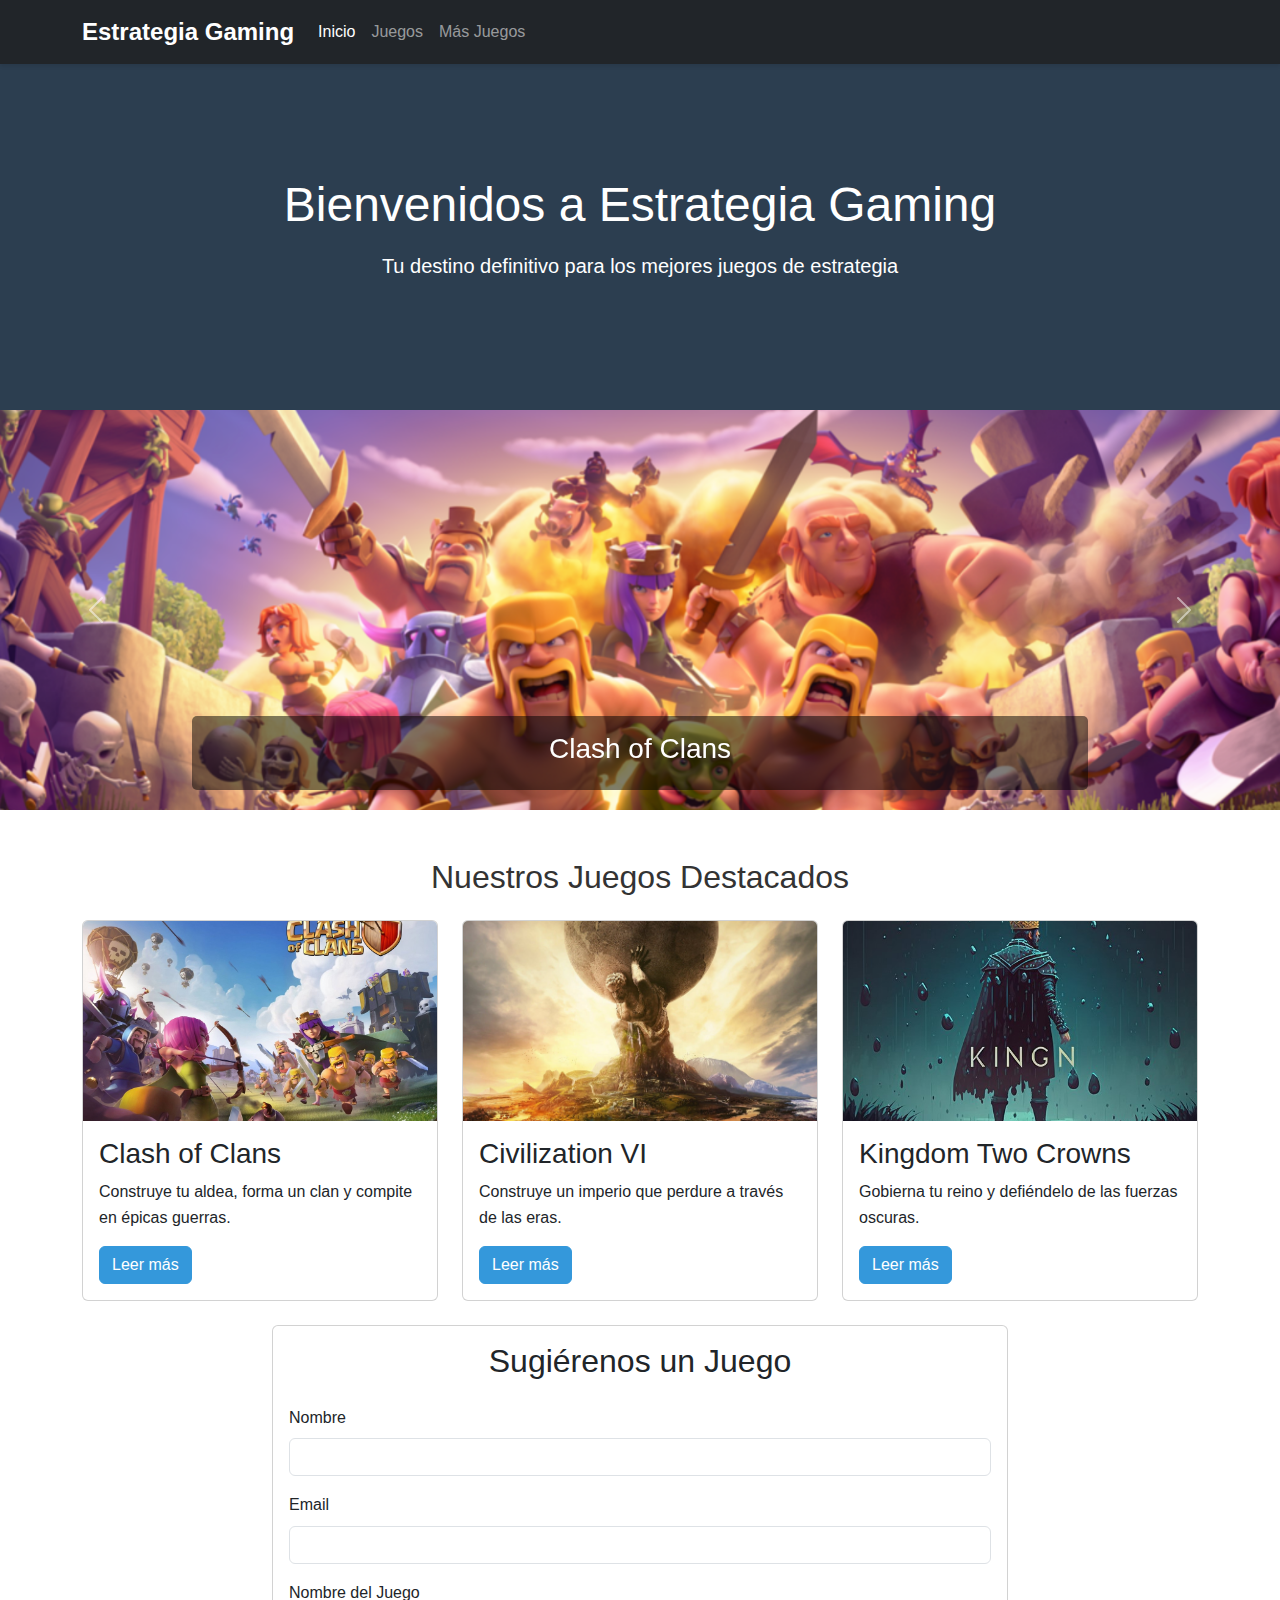
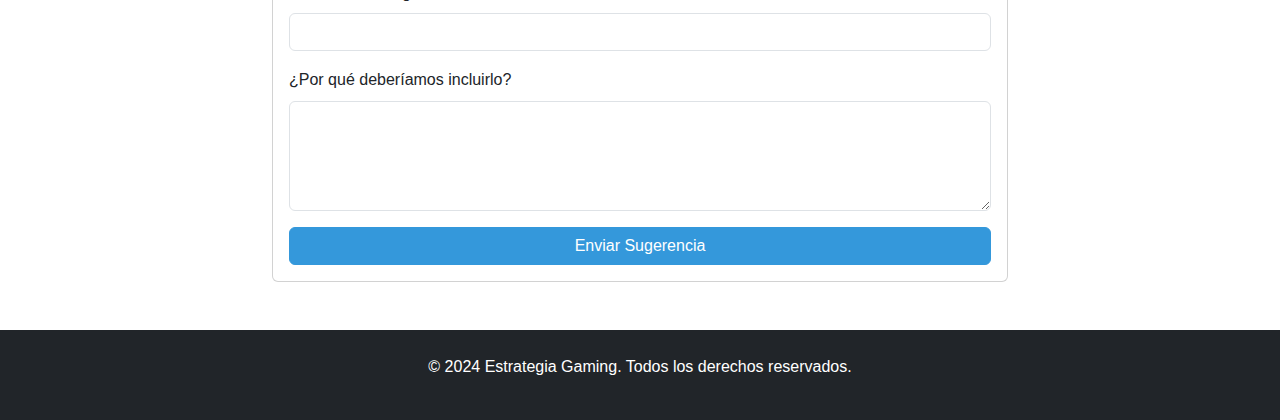
<file: index.html>
<!DOCTYPE html>
<html lang="es">
<head>
    <meta charset="UTF-8">
    <meta name="viewport" content="width=device-width, initial-scale=1.0">
    <title>Blog de Juegos de Estrategia</title>
    <link href="https://cdn.jsdelivr.net/npm/bootstrap@5.3.2/dist/css/bootstrap.min.css" rel="stylesheet">
    <link rel="stylesheet" href="public/css/styles.css">
</head>
<body>
    <nav class="navbar navbar-expand-lg navbar-dark bg-dark">
        <div class="container">
            <a class="navbar-brand" href="#">Estrategia Gaming</a>
            <button class="navbar-toggler" type="button" data-bs-toggle="collapse" data-bs-target="#navbarNav">
                <span class="navbar-toggler-icon"></span>
            </button>
            <div class="collapse navbar-collapse" id="navbarNav">
                <ul class="navbar-nav">
                    <li class="nav-item">
                        <a class="nav-link active" href="#inicio">Inicio</a>
                    </li>
                    <li class="nav-item">
                        <a class="nav-link" href="#juegos">Juegos</a>
                    </li>
                    <li class="nav-item">
                        <a class="nav-link" href="public/views/otros.html">Más Juegos</a>
                    </li>
                </ul>
            </div>
        </div>
    </nav>

    <header id="inicio" class="hero-section">
        <div class="container text-center py-5">
            <h1>Bienvenidos a Estrategia Gaming</h1>
            <p class="lead">Tu destino definitivo para los mejores juegos de estrategia</p>
        </div>
    </header>

    <div id="carouselJuegos" class="carousel slide" data-bs-ride="carousel">
        <div class="carousel-inner">
            <div class="carousel-item active">
                <img src="public/views/img/clash-of-clans.png" class="d-block w-100" alt="Clash of Clans">
                <div class="carousel-caption">
                    <h3>Clash of Clans</h3>
                </div>
            </div>
            <div class="carousel-item">
                <img src="public/views/img/civilization-vi.jpg" class="d-block w-100" alt="Civilization VI">
                <div class="carousel-caption">
                    <h3>Civilization VI</h3>
                </div>
            </div>
            <div class="carousel-item">
                <img src="public/views/img/kingdom-two-crown.jpg" class="d-block w-100" alt="Kingdom Two Crowns">
                <div class="carousel-caption">
                    <h3>Kingdom Two Crowns</h3>
                </div>
            </div>
        </div>
        <button class="carousel-control-prev" type="button" data-bs-target="#carouselJuegos" data-bs-slide="prev">
            <span class="carousel-control-prev-icon"></span>
        </button>
        <button class="carousel-control-next" type="button" data-bs-target="#carouselJuegos" data-bs-slide="next">
            <span class="carousel-control-next-icon"></span>
        </button>
    </div>

    <main class="container my-5">
        <section id="juegos" class="games-section">
            <h2 class="text-center mb-4">Nuestros Juegos Destacados</h2>
            
            <div class="row">
                <div class="col-md-4 mb-4">
                    <div class="card">
                        <img src="public/views/img/clash-of-clans.jpg" class="card-img-top" alt="Clash of Clans">
                        <div class="card-body">
                            <h3 class="card-title">Clash of Clans</h3>
                            <p class="card-text">Construye tu aldea, forma un clan y compite en épicas guerras.</p>
                            <a href="public/views/juego1.html" class="btn btn-primary">Leer más</a>
                        </div>
                    </div>
                </div>
                
                <div class="col-md-4 mb-4">
                    <div class="card">
                        <img src="public/views/img/civilization-vi-logo.jpg" class="card-img-top" alt="Civilization VI">
                        <div class="card-body">
                            <h3 class="card-title">Civilization VI</h3>
                            <p class="card-text">Construye un imperio que perdure a través de las eras.</p>
                            <a href="public/views/juego2.html" class="btn btn-primary">Leer más</a>
                        </div>
                    </div>
                </div>
                
                <div class="col-md-4 mb-4">
                    <div class="card">
                        <img src="public/views/img/kingdom-two-crow-logo.jpg" class="card-img-top" alt="Kingdom Two Crowns">
                        <div class="card-body">
                            <h3 class="card-title">Kingdom Two Crowns</h3>
                            <p class="card-text">Gobierna tu reino y defiéndelo de las fuerzas oscuras.</p>
                            <a href="public/views/juego3.html" class="btn btn-primary">Leer más</a>
                        </div>
                    </div>
                </div>
            </div>
        </section>

            <div class="row justify-content-center">
                <div class="col-md-8">
                    <div class="card">
                        <div class="card-body">
                            <h2 class="card-title text-center mb-4">Sugiérenos un Juego</h2>
                            <form>
                                <div class="mb-3">
                                    <label for="nombre" class="form-label">Nombre</label>
                                    <input type="text" class="form-control" id="nombre" required>
                                </div>
                                <div class="mb-3">
                                    <label for="email" class="form-label">Email</label>
                                    <input type="email" class="form-control" id="email" required>
                                </div>
                                <div class="mb-3">
                                    <label for="juego" class="form-label">Nombre del Juego</label>
                                    <input type="text" class="form-control" id="juego" required>
                                </div>
                                <div class="mb-3">
                                    <label for="descripcion" class="form-label">¿Por qué deberíamos incluirlo?</label>
                                    <textarea class="form-control" id="descripcion" rows="4" required></textarea>
                                </div>
                                <button type="submit" class="btn btn-primary w-100">Enviar Sugerencia</button>
                            </form>
                        </div>
                    </div>
                </div>
            </div>
    
    </main>

    <footer class="bg-dark text-white py-4">
        <div class="container text-center">
            <p>&copy; 2024 Estrategia Gaming. Todos los derechos reservados.</p>
        </div>
    </footer>

    <script src="https://cdn.jsdelivr.net/npm/bootstrap@5.3.2/dist/js/bootstrap.bundle.min.js"></script>
</body>
</html>
</file>
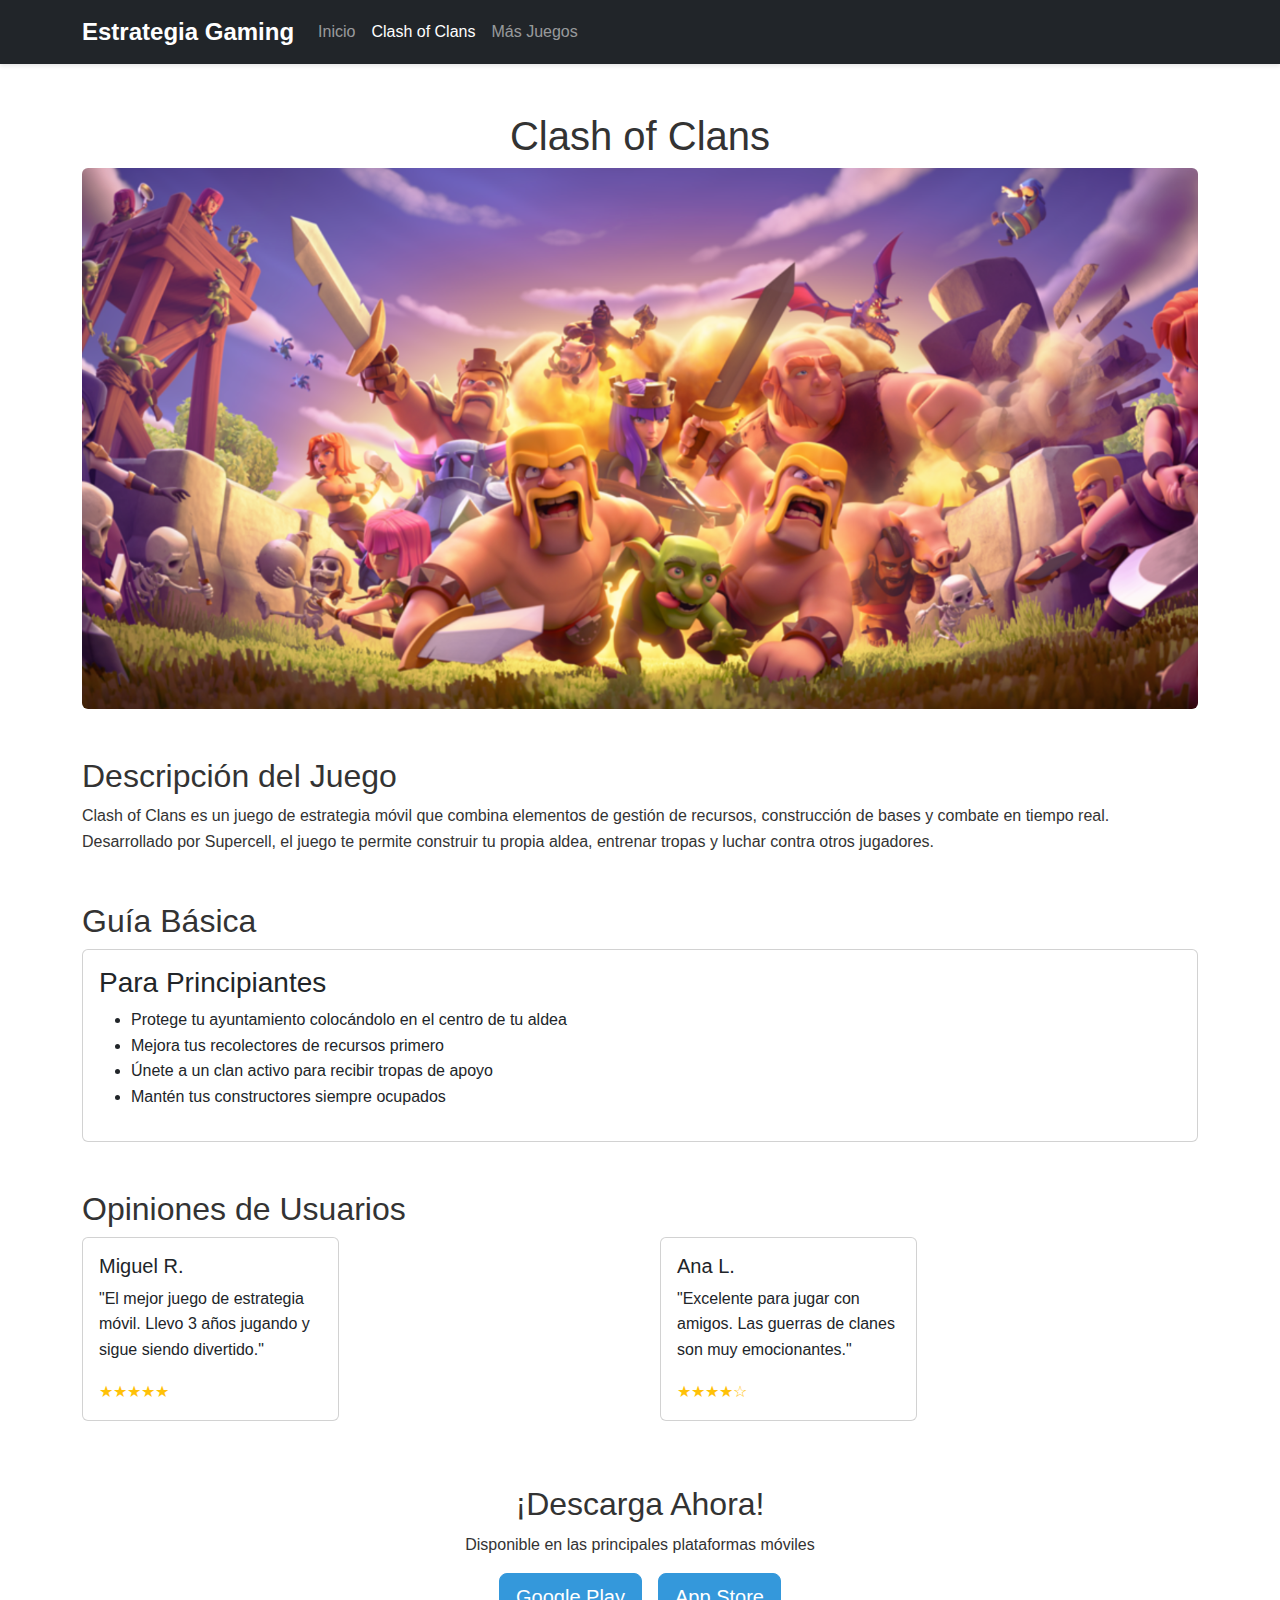
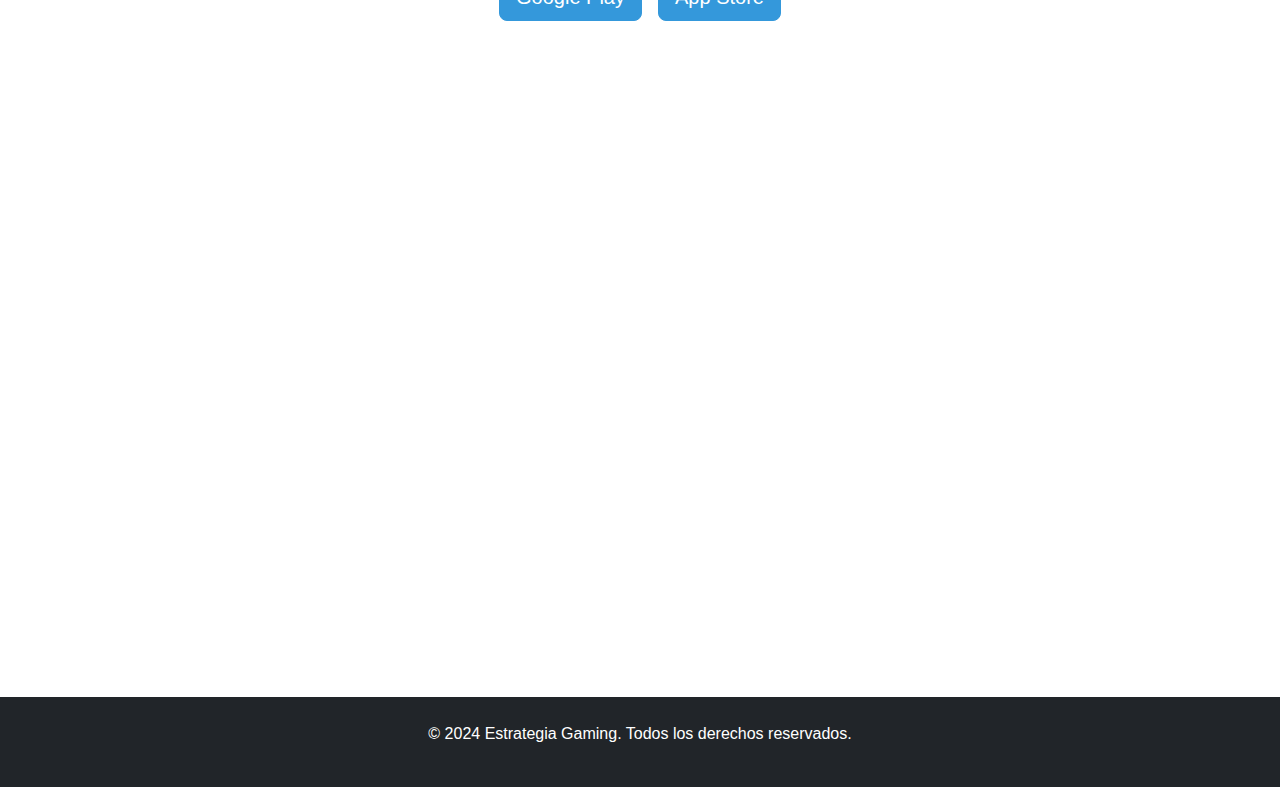
<file: public/views/juego1.html>
<!DOCTYPE html>
<html lang="es">
<head>
    <meta charset="UTF-8">
    <meta name="viewport" content="width=device-width, initial-scale=1.0">
    <title>Clash of Clans - Estrategia Gaming</title>
    <link href="https://cdn.jsdelivr.net/npm/bootstrap@5.3.2/dist/css/bootstrap.min.css" rel="stylesheet">
    <link rel="stylesheet" href="../css/styles.css">
</head>
<body>
    <nav class="navbar navbar-expand-lg navbar-dark bg-dark">
        <div class="container">
            <a class="navbar-brand" href="../../index.html">Estrategia Gaming</a>
            <button class="navbar-toggler" type="button" data-bs-toggle="collapse" data-bs-target="#navbarNav">
                <span class="navbar-toggler-icon"></span>
            </button>
            <div class="collapse navbar-collapse" id="navbarNav">
                <ul class="navbar-nav">
                    <li class="nav-item">
                        <a class="nav-link" href="../../index.html">Inicio</a>
                    </li>
                    <li class="nav-item">
                        <a class="nav-link active" href="#">Clash of Clans</a>
                    </li>
                    <li class="nav-item">
                        <a class="nav-link" href="otros.html">Más Juegos</a>
                    </li>
                </ul>
            </div>
        </div>
    </nav>

    <main class="container my-5">
        <article>
            <header class="text-center mb-4">
                <h1>Clash of Clans</h1>
                <img src="img/clash-of-clans.png" alt="Clash of Clans" class="img-fluid rounded mb-4">
            </header>

            <section class="game-description mb-5">
                <h2>Descripción del Juego</h2>
                <p>Clash of Clans es un juego de estrategia móvil que combina elementos de gestión de recursos, construcción de bases y combate en tiempo real. Desarrollado por Supercell, el juego te permite construir tu propia aldea, entrenar tropas y luchar contra otros jugadores.</p>
            </section>

            <section class="game-guide mb-5">
                <h2>Guía Básica</h2>
                <div class="card mb-3">
                    <div class="card-body">
                        <h3>Para Principiantes</h3>
                        <ul>
                            <li>Protege tu ayuntamiento colocándolo en el centro de tu aldea</li>
                            <li>Mejora tus recolectores de recursos primero</li>
                            <li>Únete a un clan activo para recibir tropas de apoyo</li>
                            <li>Mantén tus constructores siempre ocupados</li>
                        </ul>
                    </div>
                </div>
            </section>

            <section class="user-reviews mb-5">
                <h2>Opiniones de Usuarios</h2>
                <div class="row">
                    <div class="col-md-6 mb-3">
                        <div class="card">
                            <div class="card-body">
                                <h5 class="card-title">Miguel R.</h5>
                                <p class="card-text">"El mejor juego de estrategia móvil. Llevo 3 años jugando y sigue siendo divertido."</p>
                                <div class="text-warning">★★★★★</div>
                            </div>
                        </div>
                    </div>
                    <div class="col-md-6 mb-3">
                        <div class="card">
                            <div class="card-body">
                                <h5 class="card-title">Ana L.</h5>
                                <p class="card-text">"Excelente para jugar con amigos. Las guerras de clanes son muy emocionantes."</p>
                                <div class="text-warning">★★★★☆</div>
                            </div>
                        </div>
                    </div>
                </div>
            </section>

            <section class="download-section text-center">
                <h2>¡Descarga Ahora!</h2>
                <p>Disponible en las principales plataformas móviles</p>
                <div class="d-flex justify-content-center gap-3">
                    <a href="https://play.google.com/store/apps/details?id=com.supercell.clashofclans" class="btn btn-primary btn-lg" target="_blank">Google Play</a>
                    <a href="https://apps.apple.com/app/clash-of-clans/id529479190" class="btn btn-primary btn-lg" target="_blank">App Store</a>
                </div>
            </section>
        </article>

        <div class="video-responsive">
            <iframe src="https://www.youtube.com/embed/XH3Xu1-cvII" title="Clash of Clans: Ride of the Hog Riders (Official TV Commercial)" frameborder="0" allow="accelerometer; autoplay; clipboard-write; encrypted-media; gyroscope; picture-in-picture; web-share" allowfullscreen></iframe>
        </div>
    </main>

    <footer class="bg-dark text-white py-4">
        <div class="container text-center">
            <p>&copy; 2024 Estrategia Gaming. Todos los derechos reservados.</p>
        </div>
    </footer>

    <script src="https://cdn.jsdelivr.net/npm/bootstrap@5.3.2/dist/js/bootstrap.bundle.min.js"></script>
</body>
</html>
</file>
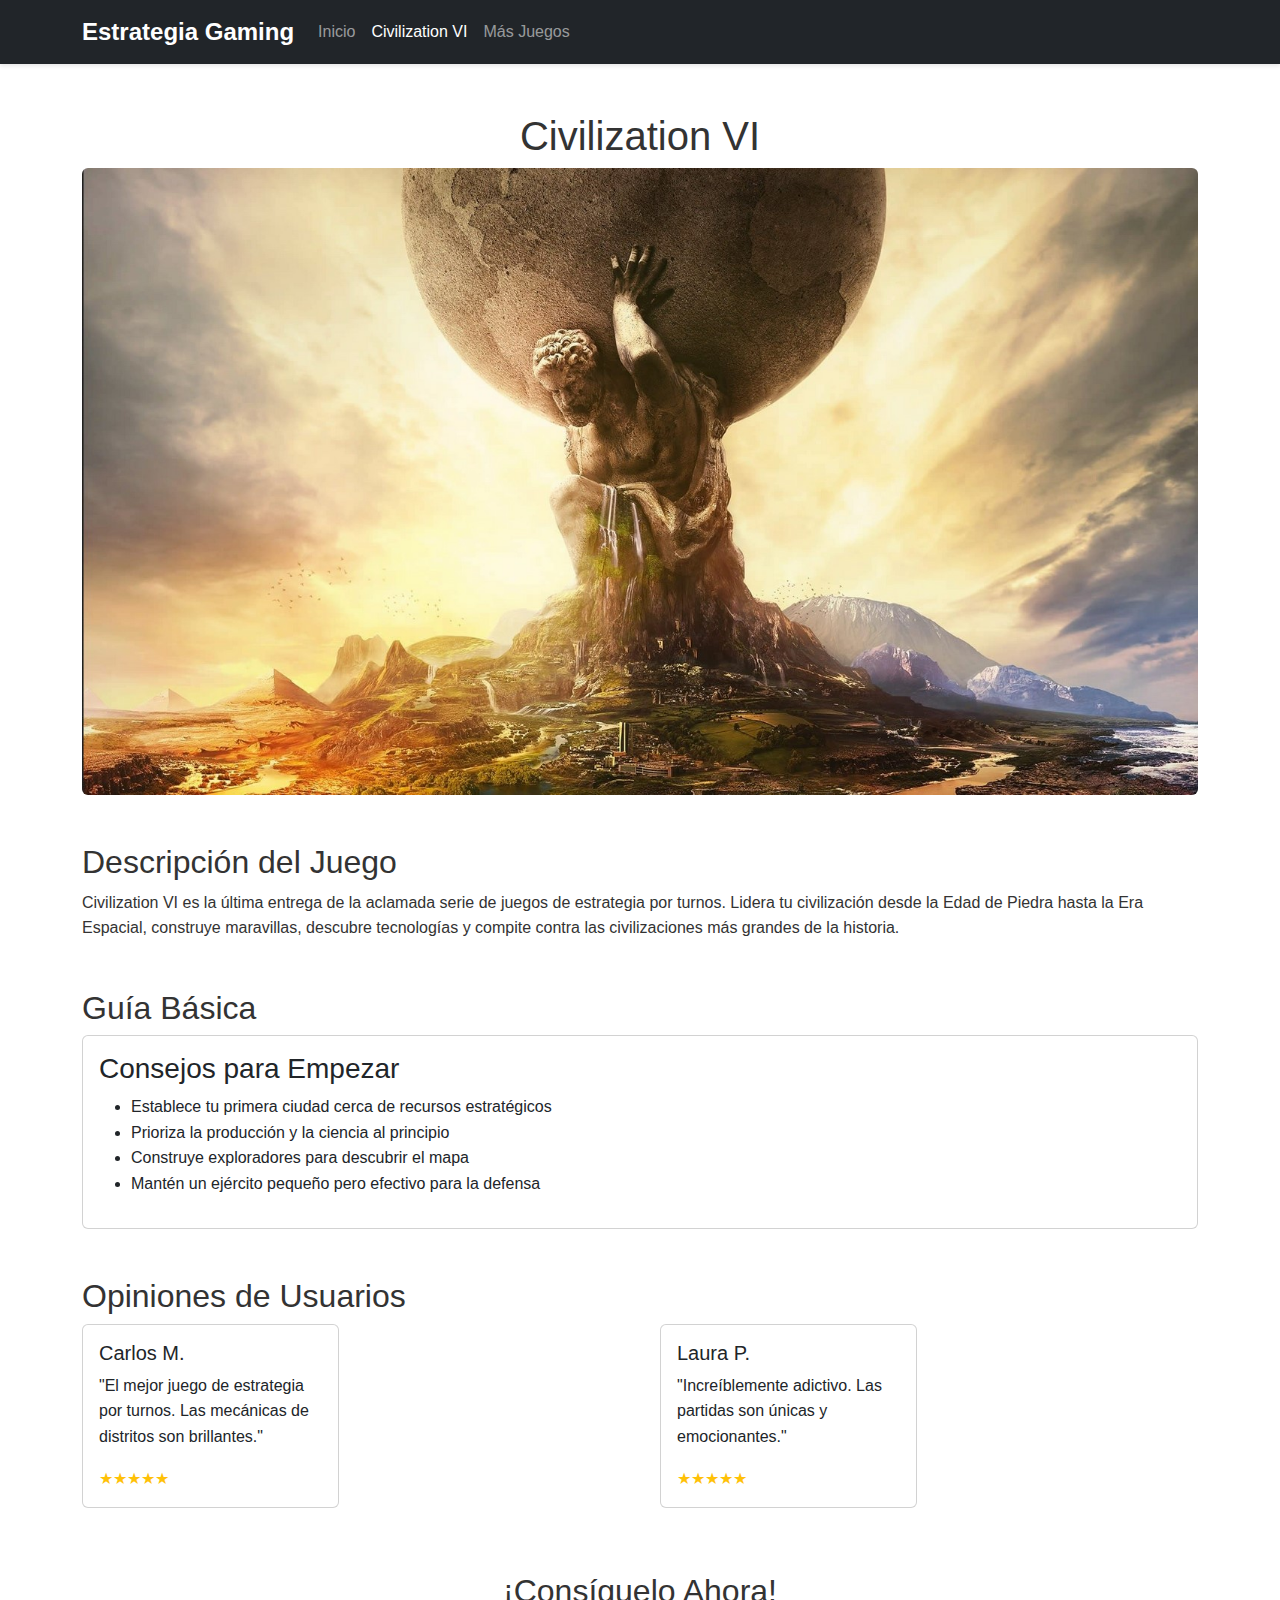
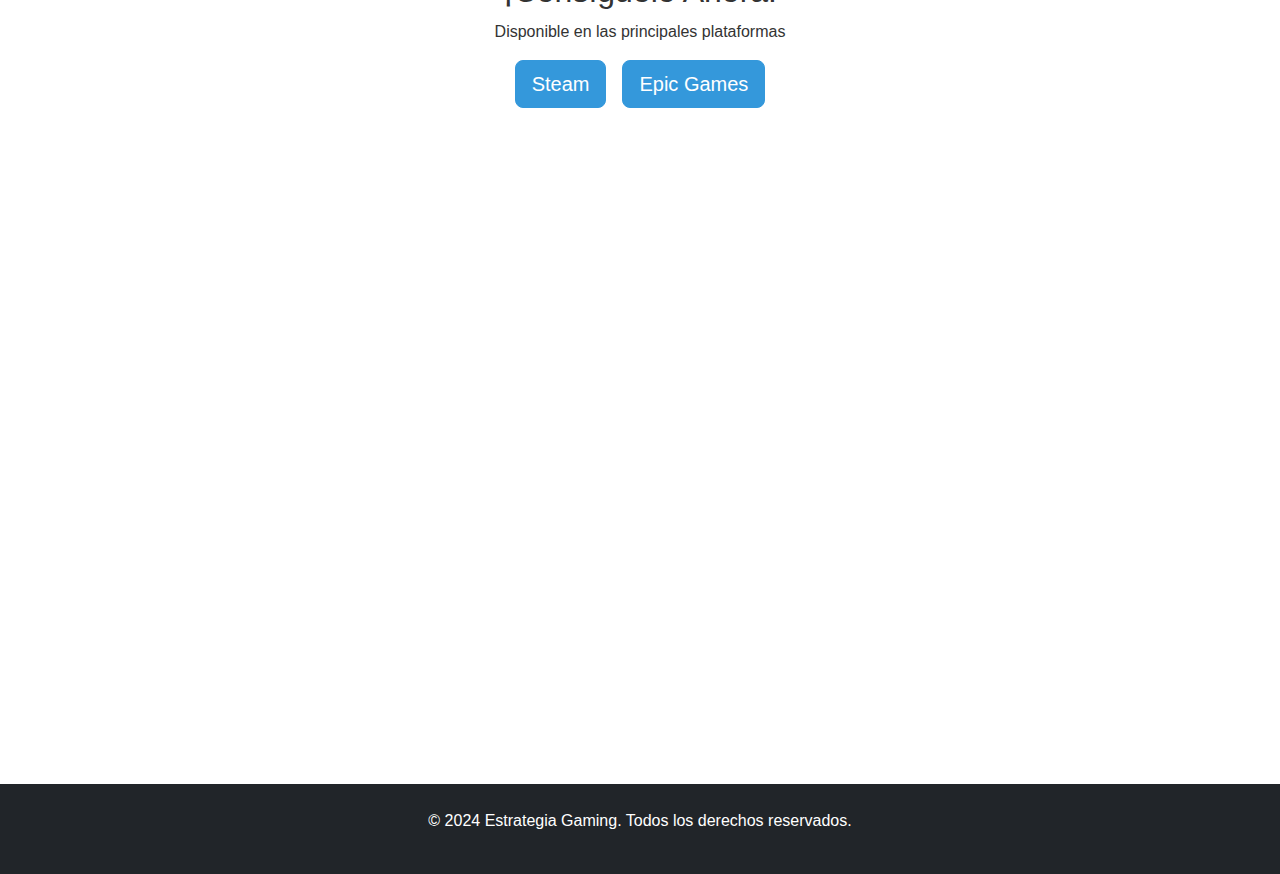
<file: public/views/juego2.html>
<!DOCTYPE html>
<html lang="es">
<head>
    <meta charset="UTF-8">
    <meta name="viewport" content="width=device-width, initial-scale=1.0">
    <title>Civilization VI - Estrategia Gaming</title>
    <link href="https://cdn.jsdelivr.net/npm/bootstrap@5.3.2/dist/css/bootstrap.min.css" rel="stylesheet">
    <link rel="stylesheet" href="../css/styles.css">
</head>
<body>
    <nav class="navbar navbar-expand-lg navbar-dark bg-dark">
        <div class="container">
            <a class="navbar-brand" href="../../index.html">Estrategia Gaming</a>
            <button class="navbar-toggler" type="button" data-bs-toggle="collapse" data-bs-target="#navbarNav">
                <span class="navbar-toggler-icon"></span>
            </button>
            <div class="collapse navbar-collapse" id="navbarNav">
                <ul class="navbar-nav">
                    <li class="nav-item">
                        <a class="nav-link" href="../../index.html">Inicio</a>
                    </li>
                    <li class="nav-item">
                        <a class="nav-link active" href="#">Civilization VI</a>
                    </li>
                    <li class="nav-item">
                        <a class="nav-link" href="otros.html">Más Juegos</a>
                    </li>
                </ul>
            </div>
        </div>
    </nav>

    <main class="container my-5">
        <article>
            <header class="text-center mb-4">
                <h1>Civilization VI</h1>
                <img src="img/civilization-vi-logo.jpg" alt="Civilization VI" class="img-fluid rounded mb-4">
            </header>

            <section class="game-description mb-5">
                <h2>Descripción del Juego</h2>
                <p>Civilization VI es la última entrega de la aclamada serie de juegos de estrategia por turnos. Lidera tu civilización desde la Edad de Piedra hasta la Era Espacial, construye maravillas, descubre tecnologías y compite contra las civilizaciones más grandes de la historia.</p>
            </section>

            <section class="game-guide mb-5">
                <h2>Guía Básica</h2>
                <div class="card mb-3">
                    <div class="card-body">
                        <h3>Consejos para Empezar</h3>
                        <ul>
                            <li>Establece tu primera ciudad cerca de recursos estratégicos</li>
                            <li>Prioriza la producción y la ciencia al principio</li>
                            <li>Construye exploradores para descubrir el mapa</li>
                            <li>Mantén un ejército pequeño pero efectivo para la defensa</li>
                        </ul>
                    </div>
                </div>
            </section>

            <section class="user-reviews mb-5">
                <h2>Opiniones de Usuarios</h2>
                <div class="row">
                    <div class="col-md-6 mb-3">
                        <div class="card">
                            <div class="card-body">
                                <h5 class="card-title">Carlos M.</h5>
                                <p class="card-text">"El mejor juego de estrategia por turnos. Las mecánicas de distritos son brillantes."</p>
                                <div class="text-warning">★★★★★</div>
                            </div>
                        </div>
                    </div>
                    <div class="col-md-6 mb-3">
                        <div class="card">
                            <div class="card-body">
                                <h5 class="card-title">Laura P.</h5>
                                <p class="card-text">"Increíblemente adictivo. Las partidas son únicas y emocionantes."</p>
                                <div class="text-warning">★★★★★</div>
                            </div>
                        </div>
                    </div>
                </div>
            </section>

            <section class="download-section text-center">
                <h2>¡Consíguelo Ahora!</h2>
                <p>Disponible en las principales plataformas</p>
                <div class="d-flex justify-content-center gap-3">
                    <a href="https://store.steampowered.com/app/289070/Sid_Meiers_Civilization_VI/" class="btn btn-primary btn-lg" target="_blank">Steam</a>
                    <a href="https://www.epicgames.com/store/product/sid-meiers-civilization-vi" class="btn btn-primary btn-lg" target="_blank">Epic Games</a>
                </div>
            </section>
        </article>

        <div class="video-responsive">
            <iframe src="https://www.youtube.com/embed/c1bfgARmuGQ" title="Civilization VI Announcement Trailer" frameborder="0" allow="accelerometer; autoplay; clipboard-write; encrypted-media; gyroscope; picture-in-picture; web-share" allowfullscreen></iframe>
        </div>

    </main>

    <footer class="bg-dark text-white py-4">
        <div class="container text-center">
            <p>&copy; 2024 Estrategia Gaming. Todos los derechos reservados.</p>
        </div>
    </footer>

    <script src="https://cdn.jsdelivr.net/npm/bootstrap@5.3.2/dist/js/bootstrap.bundle.min.js"></script>
</body>
</html>
</file>
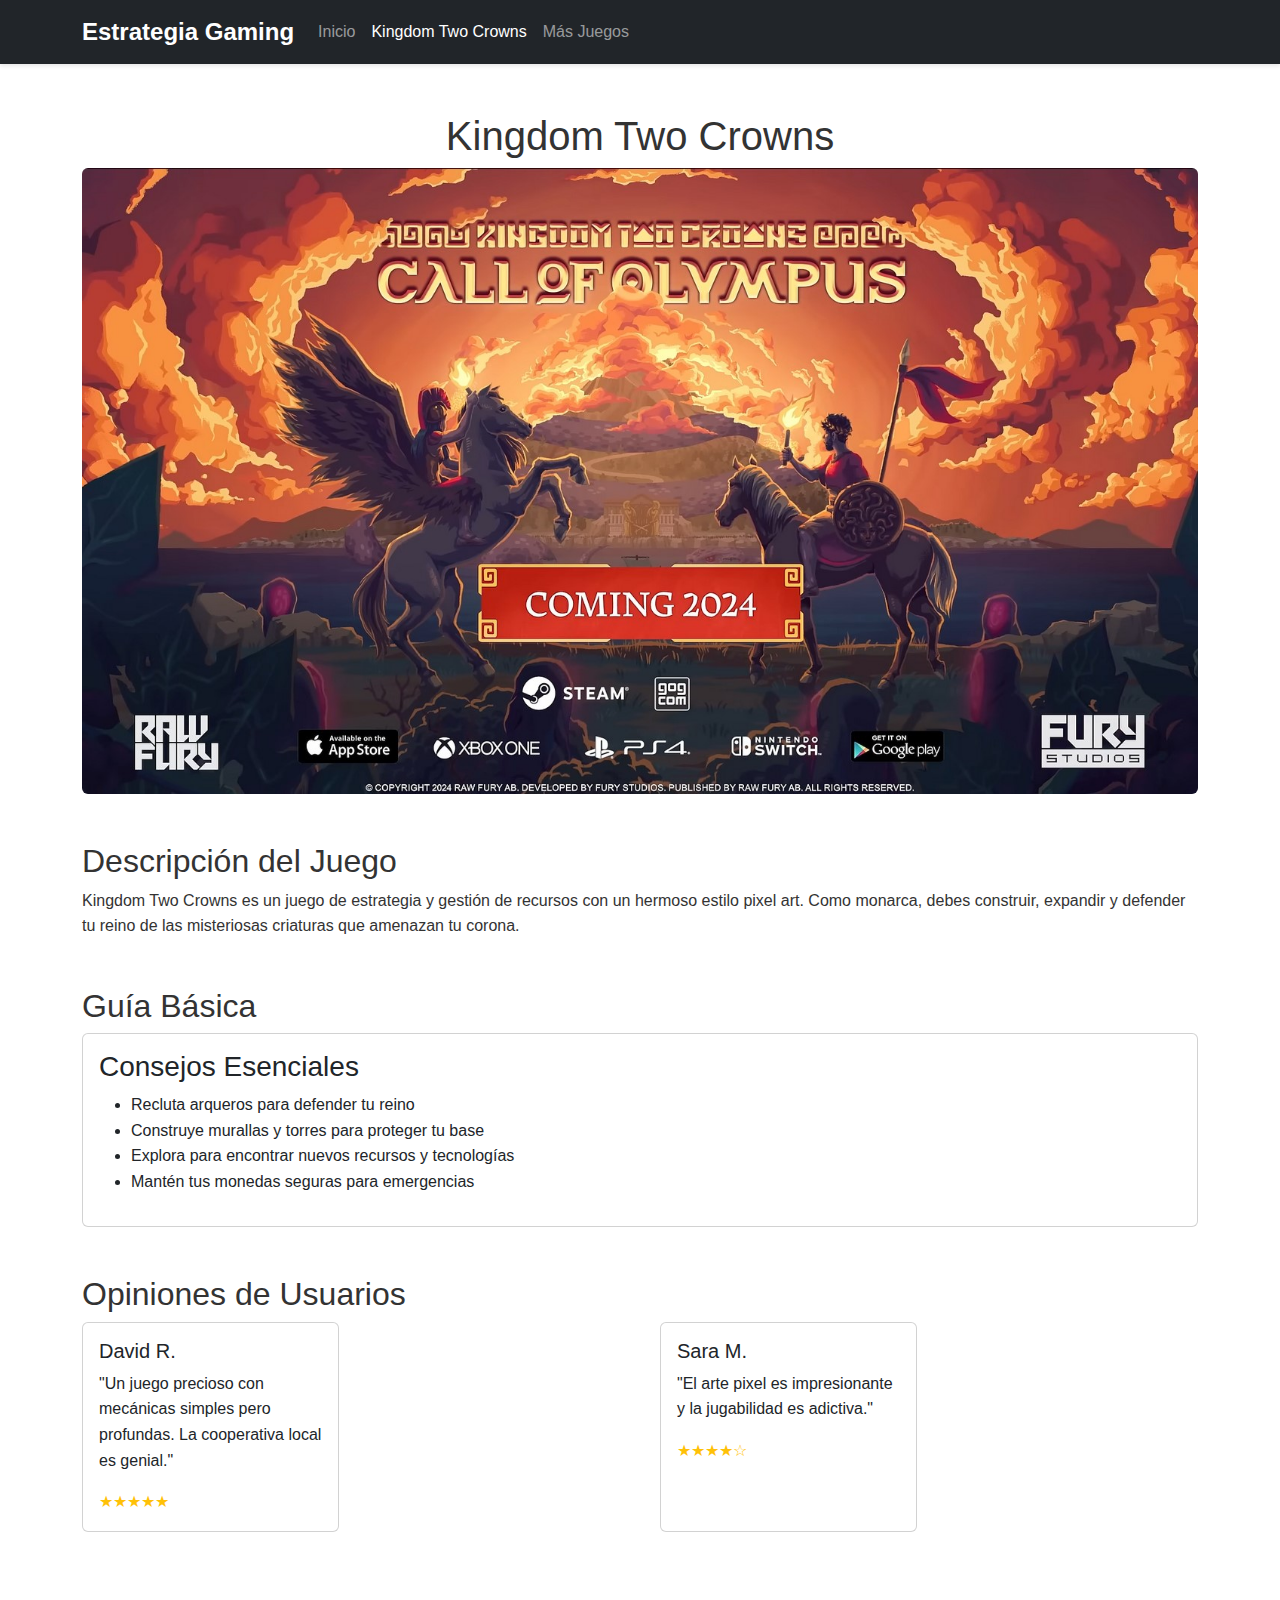
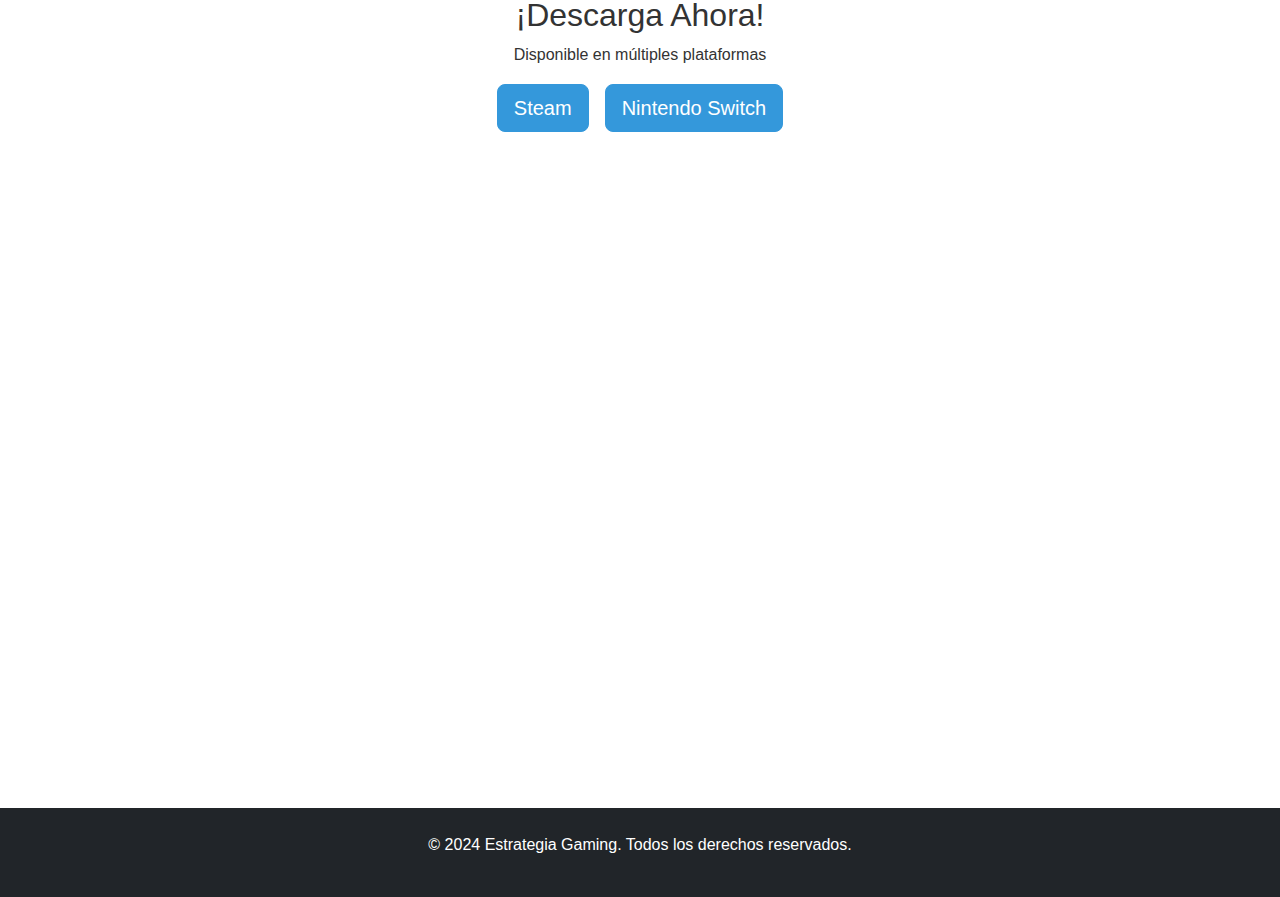
<file: public/views/juego3.html>
<!DOCTYPE html>
<html lang="es">
<head>
    <meta charset="UTF-8">
    <meta name="viewport" content="width=device-width, initial-scale=1.0">
    <title>Kingdom Two Crowns - Estrategia Gaming</title>
    <link href="https://cdn.jsdelivr.net/npm/bootstrap@5.3.2/dist/css/bootstrap.min.css" rel="stylesheet">
    <link rel="stylesheet" href="../css/styles.css">
</head>
<body>
    <nav class="navbar navbar-expand-lg navbar-dark bg-dark">
        <div class="container">
            <a class="navbar-brand" href="../../index.html">Estrategia Gaming</a>
            <button class="navbar-toggler" type="button" data-bs-toggle="collapse" data-bs-target="#navbarNav">
                <span class="navbar-toggler-icon"></span>
            </button>
            <div class="collapse navbar-collapse" id="navbarNav">
                <ul class="navbar-nav">
                    <li class="nav-item">
                        <a class="nav-link" href="../../index.html">Inicio</a>
                    </li>
                    <li class="nav-item">
                        <a class="nav-link active" href="#">Kingdom Two Crowns</a>
                    </li>
                    <li class="nav-item">
                        <a class="nav-link" href="otros.html">Más Juegos</a>
                    </li>
                </ul>
            </div>
        </div>
    </nav>

    <main class="container my-5">
        <article>
            <header class="text-center mb-4">
                <h1>Kingdom Two Crowns</h1>
                <img src="img/kingdom-two-crown.jpg" alt="Kingdom Two Crowns" class="img-fluid rounded mb-4">
            </header>

            <section class="game-description mb-5">
                <h2>Descripción del Juego</h2>
                <p>Kingdom Two Crowns es un juego de estrategia y gestión de recursos con un hermoso estilo pixel art. Como monarca, debes construir, expandir y defender tu reino de las misteriosas criaturas que amenazan tu corona.</p>
            </section>

            <section class="game-guide mb-5">
                <h2>Guía Básica</h2>
                <div class="card mb-3">
                    <div class="card-body">
                        <h3>Consejos Esenciales</h3>
                        <ul>
                            <li>Recluta arqueros para defender tu reino</li>
                            <li>Construye murallas y torres para proteger tu base</li>
                            <li>Explora para encontrar nuevos recursos y tecnologías</li>
                            <li>Mantén tus monedas seguras para emergencias</li>
                        </ul>
                    </div>
                </div>
            </section>

            <section class="user-reviews mb-5">
                <h2>Opiniones de Usuarios</h2>
                <div class="row">
                    <div class="col-md-6 mb-3">
                        <div class="card">
                            <div class="card-body">
                                <h5 class="card-title">David R.</h5>
                                <p class="card-text">"Un juego precioso con mecánicas simples pero profundas. La cooperativa local es genial."</p>
                                <div class="text-warning">★★★★★</div>
                            </div>
                        </div>
                    </div>
                    <div class="col-md-6 mb-3">
                        <div class="card">
                            <div class="card-body">
                                <h5 class="card-title">Sara M.</h5>
                                <p class="card-text">"El arte pixel es impresionante y la jugabilidad es adictiva."</p>
                                <div class="text-warning">★★★★☆</div>
                            </div>
                        </div>
                    </div>
                </div>
            </section>

            <section class="download-section text-center">
                <h2>¡Descarga Ahora!</h2>
                <p>Disponible en múltiples plataformas</p>
                <div class="d-flex justify-content-center gap-3">
                    <a href="https://store.steampowered.com/app/701160/Kingdom_Two_Crowns/" class="btn btn-primary btn-lg" target="_blank">Steam</a>
                    <a href="https://www.nintendo.com/games/detail/kingdom-two-crowns-switch/" class="btn btn-primary btn-lg" target="_blank">Nintendo Switch</a>
                </div>
            </section>
        </article>

        <div class="video-responsive">
            <iframe src="https://www.youtube.com/embed/W2_pCHssCAM" title="Kingdom Two Crowns - Call of Olympus | Date Reveal Trailer | PS4 Games" frameborder="0" allow="accelerometer; autoplay; clipboard-write; encrypted-media; gyroscope; picture-in-picture; web-share" allowfullscreen></iframe>
        </div>

    </main>

    <footer class="bg-dark text-white py-4">
        <div class="container text-center">
            <p>&copy; 2024 Estrategia Gaming. Todos los derechos reservados.</p>
        </div>
    </footer>

    <script src="https://cdn.jsdelivr.net/npm/bootstrap@5.3.2/dist/js/bootstrap.bundle.min.js"></script>
</body>
</html>
</file>
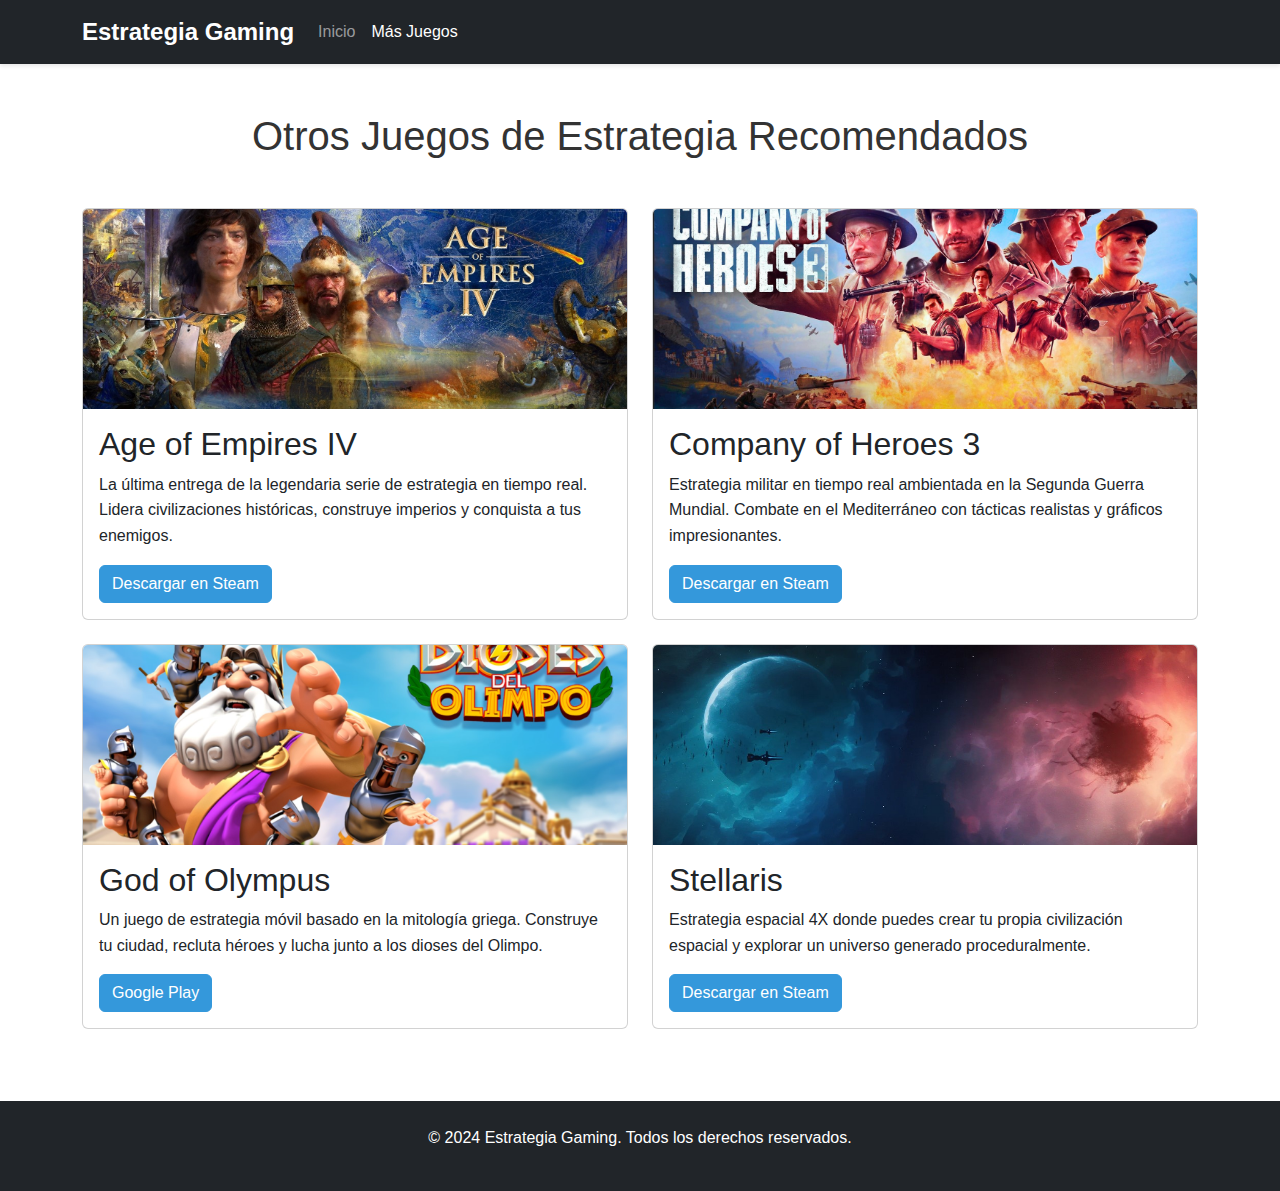
<file: public/views/otros.html>
<!DOCTYPE html>
<html lang="es">
<head>
    <meta charset="UTF-8">
    <meta name="viewport" content="width=device-width, initial-scale=1.0">
    <title>Más Juegos - Estrategia Gaming</title>
    <link href="https://cdn.jsdelivr.net/npm/bootstrap@5.3.2/dist/css/bootstrap.min.css" rel="stylesheet">
    <link rel="stylesheet" href="../css/styles.css">
</head>
<body>
    <nav class="navbar navbar-expand-lg navbar-dark bg-dark">
        <div class="container">
            <a class="navbar-brand" href="../../index.html">Estrategia Gaming</a>
            <button class="navbar-toggler" type="button" data-bs-toggle="collapse" data-bs-target="#navbarNav">
                <span class="navbar-toggler-icon"></span>
            </button>
            <div class="collapse navbar-collapse" id="navbarNav">
                <ul class="navbar-nav">
                    <li class="nav-item">
                        <a class="nav-link" href="../../index.html">Inicio</a>
                    </li>
                    <li class="nav-item">
                        <a class="nav-link active" href="#">Más Juegos</a>
                    </li>
                </ul>
            </div>
        </div>
    </nav>

    <main class="container my-5">
        <h1 class="text-center mb-5">Otros Juegos de Estrategia Recomendados</h1>

        <div class="row">
            <!-- Age of Empires IV -->
            <div class="col-md-6 mb-4">
                <div class="card h-100">
                    <img src="img/age-of-empires-iv.jpg" class="card-img-top" alt="Age of Empires IV">
                    <div class="card-body">
                        <h2 class="card-title">Age of Empires IV</h2>
                        <p class="card-text">La última entrega de la legendaria serie de estrategia en tiempo real. Lidera civilizaciones históricas, construye imperios y conquista a tus enemigos.</p>
                        <a href="https://store.steampowered.com/app/1466860/Age_of_Empires_IV/" class="btn btn-primary" target="_blank">Descargar en Steam</a>
                    </div>
                </div>
            </div>

            <!-- Company of Heroes 3 -->
            <div class="col-md-6 mb-4">
                <div class="card h-100">
                    <img src="img/company-of-heroes-3.jpg" class="card-img-top" alt="Company of Heroes 3">
                    <div class="card-body">
                        <h2 class="card-title">Company of Heroes 3</h2>
                        <p class="card-text">Estrategia militar en tiempo real ambientada en la Segunda Guerra Mundial. Combate en el Mediterráneo con tácticas realistas y gráficos impresionantes.</p>
                        <a href="https://store.steampowered.com/app/1677280/Company_of_Heroes_3/" class="btn btn-primary" target="_blank">Descargar en Steam</a>
                    </div>
                </div>
            </div>

            <!-- God of Olympus -->
            <div class="col-md-6 mb-4">
                <div class="card h-100">
                    <img src="img/dioses-del-olimpo.jpg" class="card-img-top" alt="God of Olympus">
                    <div class="card-body">
                        <h2 class="card-title">God of Olympus</h2>
                        <p class="card-text">Un juego de estrategia móvil basado en la mitología griega. Construye tu ciudad, recluta héroes y lucha junto a los dioses del Olimpo.</p>
                        <a href="https://play.google.com/store/apps/details?id=com.aegisinteractive.goo&hl=en" class="btn btn-primary" target="_blank">Google Play</a>
                    </div>
                </div>
            </div>

            <!-- Stellaris -->
            <div class="col-md-6 mb-4">
                <div class="card h-100">
                    <img src="img/stellaris.jpg" class="card-img-top" alt="Stellaris">
                    <div class="card-body">
                        <h2 class="card-title">Stellaris</h2>
                        <p class="card-text">Estrategia espacial 4X donde puedes crear tu propia civilización espacial y explorar un universo generado proceduralmente.</p>
                        <a href="https://store.steampowered.com/app/281990/Stellaris/" class="btn btn-primary" target="_blank">Descargar en Steam</a>
                    </div>
                </div>
            </div>
        </div>
    </main>
    <footer class="bg-dark text-white py-4">
        <div class="container text-center">
            <p>&copy; 2024 Estrategia Gaming. Todos los derechos reservados.</p>
        </div>
    </footer>

    <script src="https://cdn.jsdelivr.net/npm/bootstrap@5.3.2/dist/js/bootstrap.bundle.min.js"></script>
</body>
</html>
</file>
<file: public/css/styles.css>
/* Variables globales */
:root {
    --primary-color: #2c3e50;
    --secondary-color: #3498db;
    --background-color: #f8f9fa;
    --text-color: #333;
}

/* Estilos generales */
body {
    font-family: 'Segoe UI', Tahoma, Geneva, Verdana, sans-serif;
    color: var(--text-color);
    line-height: 1.6;
}

/* Header y navegación */
.navbar {
    box-shadow: 0 2px 4px rgba(0,0,0,0.1);
}

.navbar-brand {
    font-weight: bold;
    font-size: 1.5rem;
}

/* Hero section */
.hero-section {
    background-color: var(--primary-color);
    color: white;
    padding: 4rem 0;
}

.hero-section h1 {
    font-size: 3rem;
    margin-bottom: 1rem;
}

/* Carrusel */
.carousel {
    margin-bottom: 2rem;
}

.carousel-item img {
    height: 400px;
    object-fit: cover;
}

.carousel-caption {
    background: rgba(0,0,0,0.5);
    padding: 1rem;
    border-radius: 5px;
}


.video-responsive {
    position: relative;
    overflow: hidden;
    padding-top: 56.25%;
}

.video-responsive iframe {
    position: absolute;
    top: 0;
    left: 0;
    width: 100%;
    height: 100%;
    border: none;
}

.user-reviews .row {
    display: grid;
    grid-template-columns: repeat(auto-fit, minmax(300px, 1fr));
    gap: 1rem;
}


.download-section .d-flex {
    display: flex;
    justify-content: center;
    gap: 10rem;
}

.card {
    transition: transform 0.3s ease;
    height: 100%;
}

.card:hover {
    transform: translateY(-5px);
}

.card-img-top {
    height: 200px;
    object-fit: cover;
}


/* Botones */
.btn-primary {
    background-color: var(--secondary-color);
    border-color: var(--secondary-color);
}

.btn-primary:hover {
    background-color: #2980b9;
    border-color: #2980b9;
}

/* Footer */
footer {
    margin-top: 3rem;
}

/* Media queries */
@media (max-width: 768px) {
    .hero-section h1 {
        font-size: 2rem;
    }
    
    .carousel-item img {
        height: 300px;
    }
}

@media (max-width: 576px) {
    .carousel-item img {
        height: 200px;
    }
}
</file>
